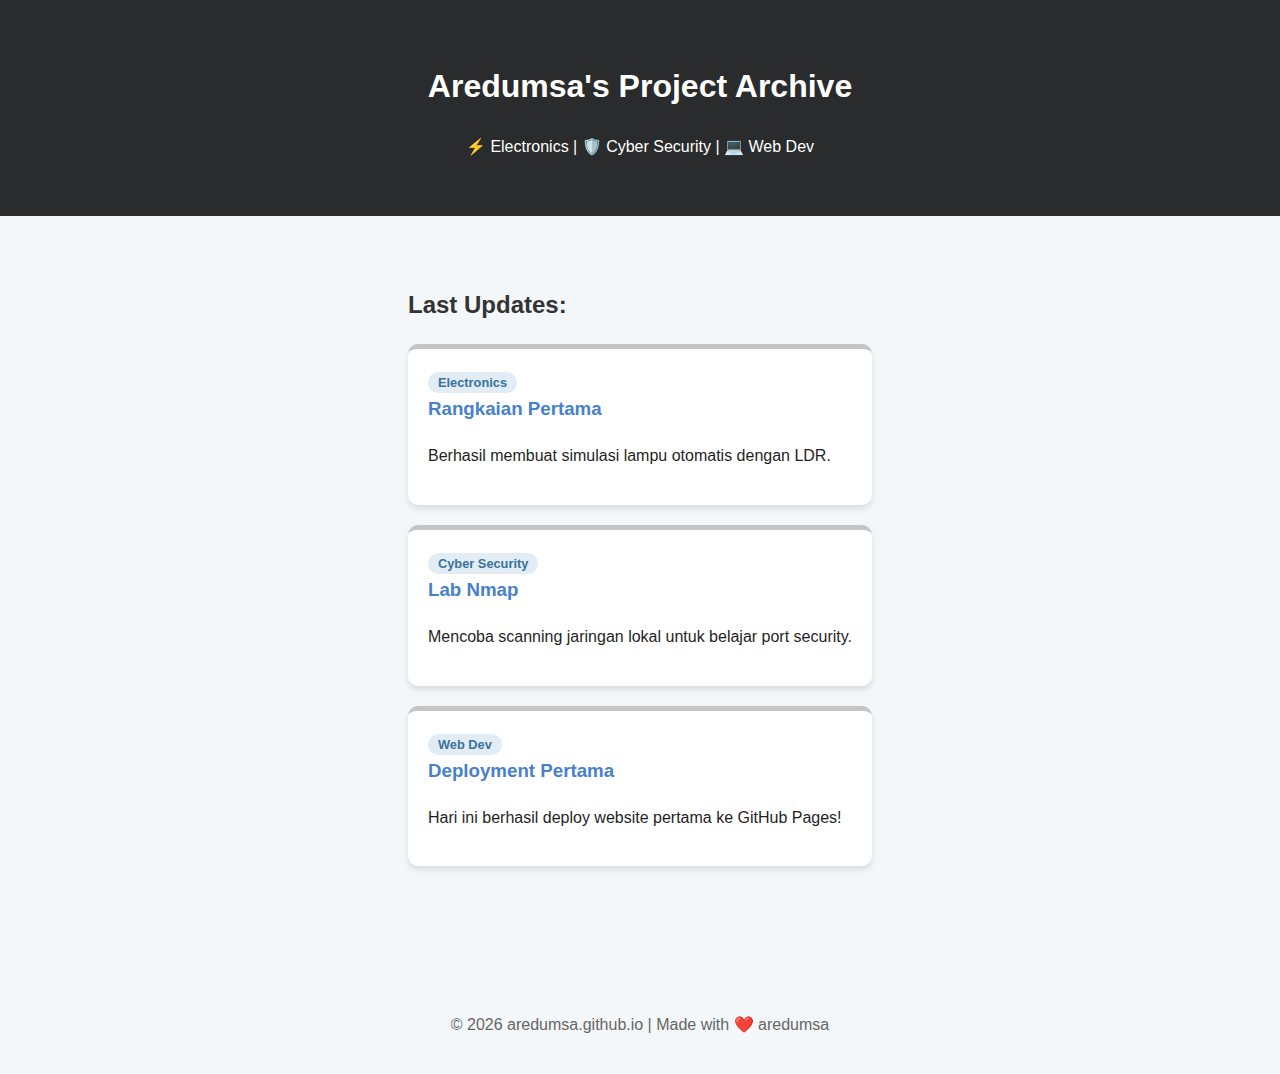
<file: index.html>
<!DOCTYPE html>
<html lang="id">
<head>
    <meta charset="UTF-8">
    <meta name="viewport" content="width=device-width, initial-scale=1.0">
    <meta name="description" content="Are Dumsa Project Archive.">
    <link rel="stylesheet" href="style.css">
    <title>Project Archive</title>
</head>
<body>

<header>
    <h1>Aredumsa's Project Archive</h1>
    <p>⚡ Electronics | 🛡️ Cyber Security | 💻 Web Dev</p>
</header>

<div class="container">
    <h2>Last Updates:</h2>
    <div class="grid">
        <div class="card" style= "border-top-color: #c5c5c5">
            <span class="tag">Electronics</span>
            <h3>Rangkaian Pertama</h3>
            <p>Berhasil membuat simulasi lampu otomatis dengan LDR.</p>
        </div>

        <div class="card" style="border-top-color: #c5c5c5;">
            <span class="tag">Cyber Security</span>
            <h3>Lab Nmap</h3>
            <p>Mencoba scanning jaringan lokal untuk belajar port security.</p>
        </div>

        <div class="card" style="border-top-color: #c5c5c5;">
            <span class="tag">Web Dev</span>
            <h3>Deployment Pertama</h3>
            <p>Hari ini berhasil deploy website pertama ke GitHub Pages!</p>
        </div>
    </div>
</div>

<footer>
    <p>&copy; 2026 aredumsa.github.io | Made with ❤️ aredumsa</p>
</footer>

</body>
</html>
</file>
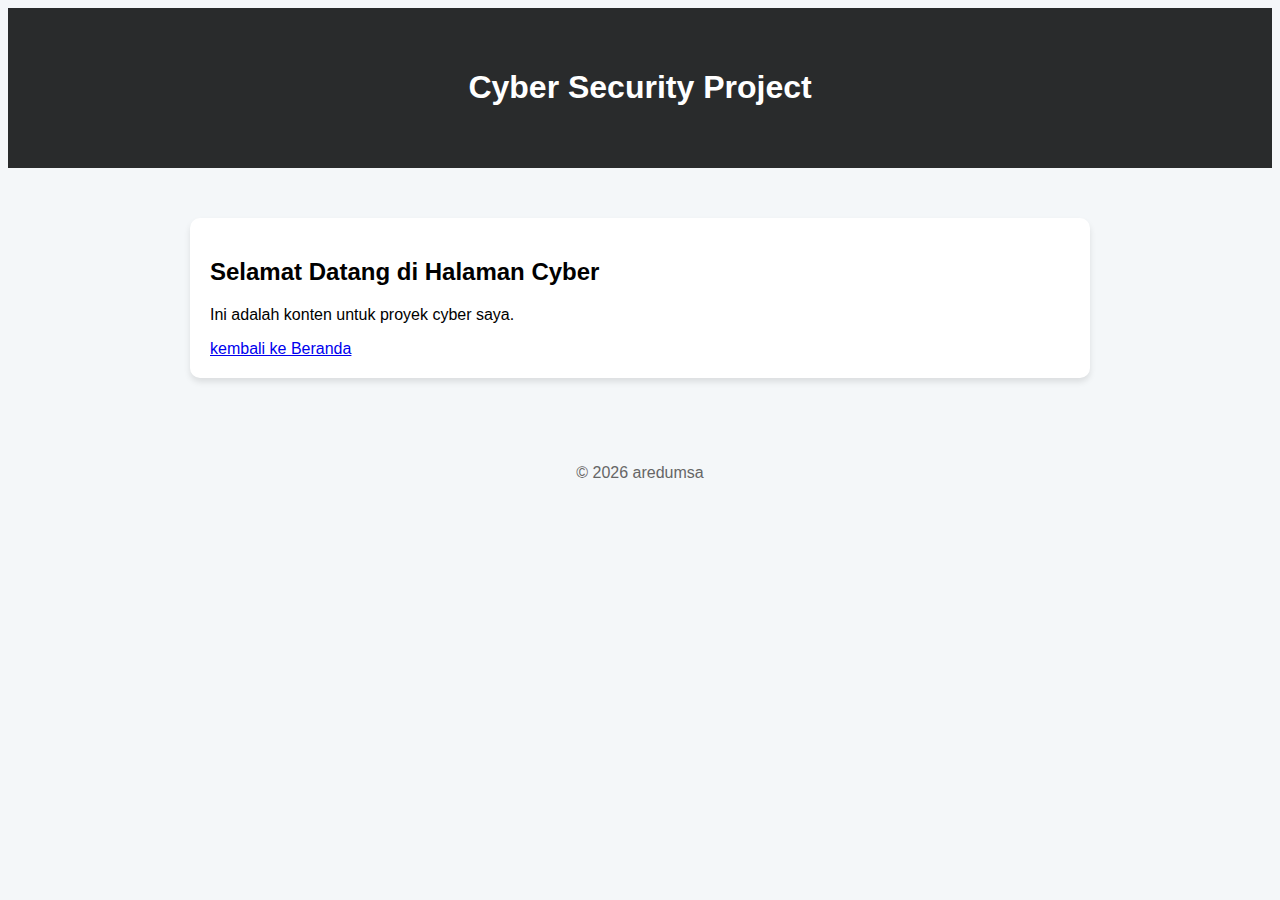
<file: cyber/index.html>
<!DOCTYPE html>
<html lang="id">
<head>
    <meta charset="UTF-8">
    <title>Cyber Page - Aredumsa</title>
    <style>
        /* Tempelkan kode CSS dari image_d76b6c.png di sini */
        body { font-family: 'Segoe UI', Tahoma, sans-serif; background-color: #f4f7f9; }
        .container { max-width: 900px; margin: 30px auto; padding: 20px; }
        .card { background: white; padding: 20px; border-radius: 10px; box-shadow: 0 4px 6px rgba(0,0,0,0.1); }
    </style>
</head>
<body>
    <header style="background: #292b2c; color: white; padding: 40px; text-align: center;">
        <h1>Cyber Security Project</h1>
    </header>
    
    <div class="container">
        <div class="card">
            <h2>Selamat Datang di Halaman Cyber</h2>
            <p>Ini adalah konten untuk proyek cyber saya.</p>
            <a href="index.html"> kembali ke Beranda</a>
        </div>
    </div>

    <footer style="text-align: center; padding: 20px; color: #666;">
        <p>© 2026 aredumsa</p>
    </footer>
</body>
</html>
</file>
<file: style.css>
body {
    font-family: 'Segoe UI', Tahoma, Geneva, Verdana, sans-serif;
    line-height: 1.6; margin: 0; background-color: #f4f7f9;
    color: #333; 
    display: flex;
    flex-direction: column;
    min-height: 100vh; 
}

header {
    background: #292b2c;
    color: white;
    padding: 40px 20px;
    text-align: center;
}

.container {
    max-width: 900px;
    margin: 30px auto;
    padding: 20px;
    background-color:transparent;
    flex: 1;
}

.grid {
    display: grid;
    grid-template-columns: repeat(auto-fit, minmax(250px, 1fr));
    gap: 20px; 
}

.card {
    background: white;
    padding: 20px; border-radius: 10px; box-shadow: 0 4px 6px rgba(0,0,0,0.1);
    border-top: 5px solid #0366d6;
}

.card h3 {
    margin-top: 0; 
    color: hsl(214, 56%, 54%); 
}

.card p {
    margin-top: 0;
    color: hsl(0, 0%, 12%); 
}

.tag { 
    background: #e1ecf4; 
    color: #39739d; 
    padding: 3px 10px; 
    border-radius: 15px; 
    font-size: 0.8rem; 
    font-weight: bold; 
}

footer { 
    text-align: center; 
    margin-top: 60px; 
    padding: 20px; 
    color: #666; 
}
</file>
